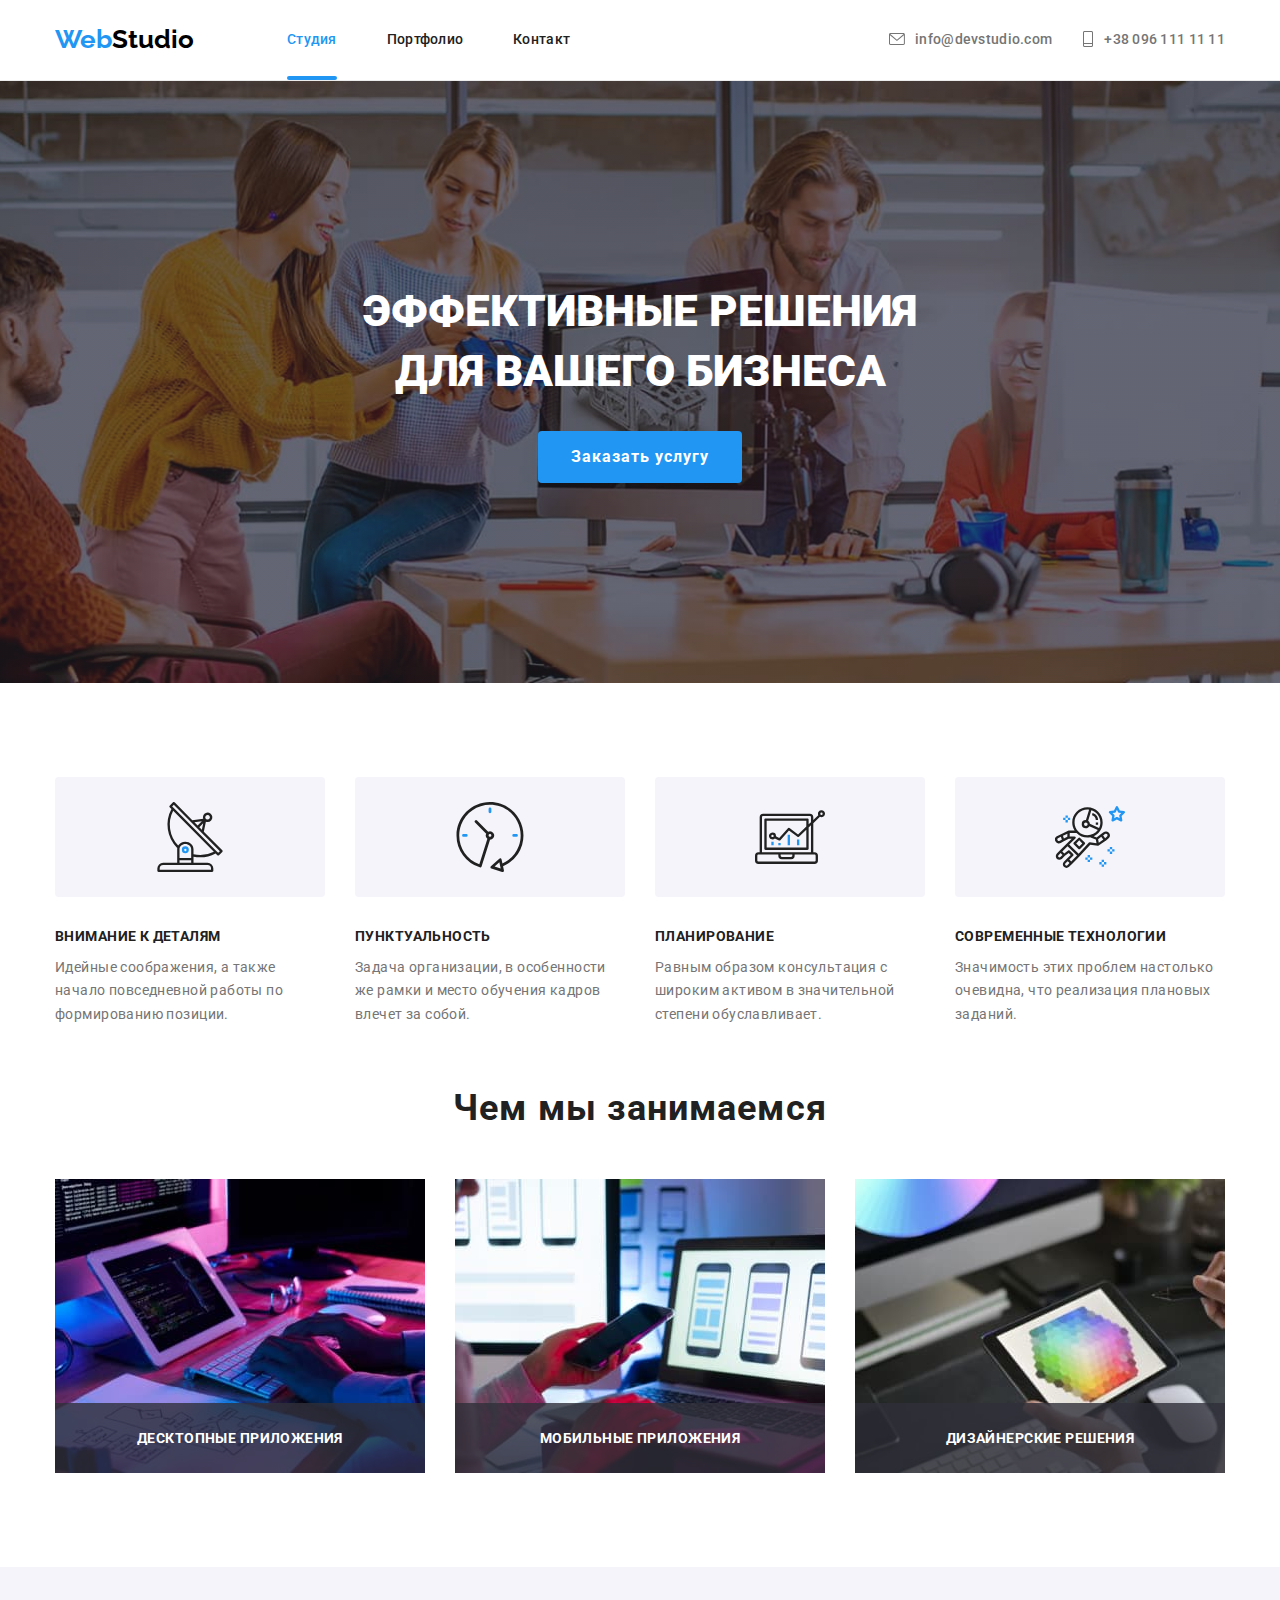
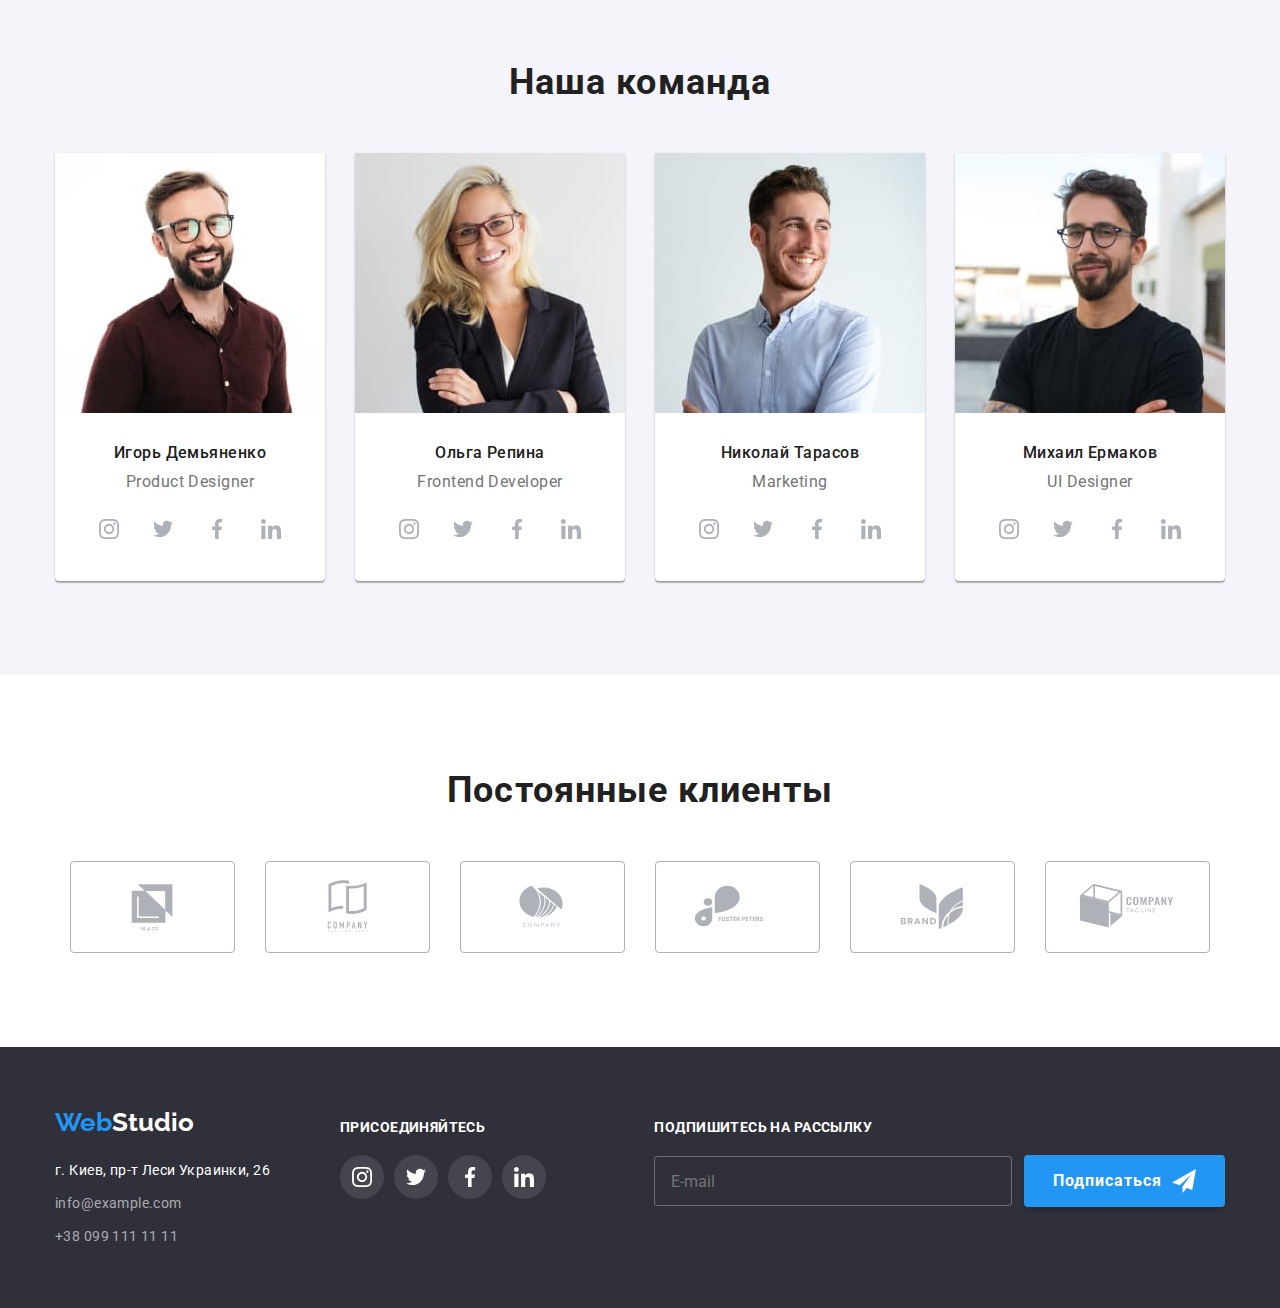
<file: index.html>
<!DOCTYPE html>
<html lang="ru">
  <head>
    <meta charset="UTF-8" />
    <meta http-equiv="X-UA-Compatible" content="IE=edge" />
    <meta name="viewport" content="width=device-width, initial-scale=1.0" />
    <title>Webstudio</title>

    <link rel="preconnect" href="https://fonts.googleapis.com" />
    <link
      href="https://fonts.googleapis.com/css2?family=Raleway:wght@700&family=Roboto:wght@400;500;700;900&display=swap"
      rel="stylesheet"
    />
    <link
      rel="stylesheet"
      href="https://cdnjs.cloudflare.com/ajax/libs/modern-normalize/1.1.0/modern-normalize.min.css"
    />
    <link rel="preconnect" href="https://fonts.gstatic.com" crossorigin />
    <!-- <link rel="stylesheet" href="./css/styles.css" /> -->
    <link rel="stylesheet" href="./css/main.min.css" />
  </head>

  <body class="body">
    <header class="header">
      <div class="container header__container">
        <a class="logo header__logo" href=""
          >Web<span class="studio">Studio</span></a
        >
        <nav class="navigation">
          <ul class="navigation__list">
            <li class="navigation__item">
              <a href="./index.html" class="navigation__link current">Студия</a>
            </li>
            <li class="navigation__item">
              <a href="./portfolio.html" class="navigation__link">Портфолио</a>
            </li>
            <li class="navigation__item">
              <a href="" class="navigation__link">Контакт</a>
            </li>
          </ul>
        </nav>
        <div class="contacts">
          <a href="mailto:info@devstudio.com" class="contacts__mail"
            ><svg class="contacts__icon" width="16" height="12">
              <use href="./images/icons.svg#icon-envelope"></use>
            </svg>
            info@devstudio.com</a
          >
          <a href="tel:+380961111111" class="contacts__tel"
            ><svg class="contacts__icon" width="12" height="16">
              <use href="./images/icons.svg#icon-smarthone"></use>
            </svg>
            +38 096 111 11 11</a>
        </div>
      
        <button type="button" class="menu-open"menu-open >
          <svg class="menu-icon-open" width="40" height="40">
            <use href="./images/icons.svg#icon-open_navigator"></use>
          </svg>
      </div>
      <div class="mob-menu is-hidden">
        <div class="container">
        <div class="nav-mob-wrap">
           <button type="button" class="mod-close" mod-close>
          <svg class="mod-icon-close" width="40" height="40">
            <use href="./images/icons.svg#icon-close_navigator"></use>
          </svg>
        </button>
<nav class="nav-mob">
          <ul class="mob-nav-list">
            <li class="mob-nav-item">
              <a href="./index.html" class="mob-nav-link">Студия</a>
            </li>
            <li class="mob-nav-item">
              <a href="./portfolio.html" class="mob-nav-link">Портфолио</a>
            </li>
            <li class="mob-nav-item">
              <a href="" class="mob-nav-link">Контакт</a>
            </li>
          </ul>
        </nav>
        </div>
           
        <div class="mob-cont-soc">
<div class="mob-contacts">
          <a href="tel:+380961111111" class="cont-tel">
            +38 096 111 11 11</a>
          <a href="mailto:info@devstudio.com" class="cont-mail"
            >info@devstudio.com</a>
        </div>

        <ul class="menu-soc-mob">
          <li class="bord"><a href="" class="soc-mob ">Instagram</a></li>
          <li class="bord"><a href="" class="soc-mob">Twitter</a></li>
          <li class="bord"><a href="" class="soc-mob">Facebook</a></li>
          <li class="bord"><a href="" class="soc-mob">LinkedIn</a></li>
        </ul>
        </div>
        
        </div>
          </div>
    </header>

    <main class="main">
      <section class="title">
        <div class="container">
          <h1 class="title-item">
            ЭФФЕКТИВНЫЕ РЕШЕНИЯ <br />ДЛЯ ВАШЕГО БИЗНЕСА
          </h1>
          <button type="button" class="title-btn" data-modal-open>
            Заказать услугу
          </button>
        </div>
      </section>

      <section class="description">
        <div class="container">
          <ul class="description-list">
            <li class="description-item icon-antenna">
              <h3 class="description-title">ВНИМАНИЕ К ДЕТАЛЯМ</h3>
              <p class="description-text">
                Идейные соображения, а также начало повседневной работы по
                формированию позиции.
              </p>
            </li>
            <li class="description-item icon-clock">
              <h3 class="description-title">ПУНКТУАЛЬНОСТЬ</h3>
              <p class="description-text">
                Задача организации, в особенности же рамки и место обучения
                кадров влечет за собой.
              </p>
            </li>
            <li class="description-item icon-diagram">
              <h3 class="description-title">ПЛАНИРОВАНИЕ</h3>
              <p class="description-text">
                Равным образом консультация с широким активом в значительной
                степени обуславливает.
              </p>
            </li>
            <li class="description-item icon-astronaut">
              <h3 class="description-title">СОВРЕМЕННЫЕ ТЕХНОЛОГИИ</h3>
              <p class="description-text">
                Значимость этих проблем настолько очевидна, что реализация
                плановых заданий.
              </p>
            </li>
          </ul>
        </div>
      </section>

      <section class="work">
        <div class="container">
          <h2 class="work-title">Чем мы занимаемся</h2>
          <ul class="work-image">
            <li class="work-image-jpg">
              <img
              srcset="./images/box1.jpg 1x, 
              ./images/box1-desk-2x.jpg 2x"
                src="./images/box1.jpg"
                alt="img1"
                width="370"
                height="294"
              />
              <p class="work-text">десктопные приложения</p>
            </li>
            <li class="work-image-jpg">
              <img
              srcset="./images/box2.jpg 1x, 
              ./images/box2-desk-2x.jpg 2x"
                src="./images/box2.jpg"
                alt="img2"
                width="370"
                height="294"
              />
              <p class="work-text">мобильные приложения</p>
            </li>
            <li class="work-image-jpg">
              <img
              srcset="./images/box3.jpg 1x, 
              ./images/box3-desk-2x.jpg 2x"
                src="./images/box3.jpg"
                alt="img3"
                width="370"
                height="294"
              />
              <p class="work-text">дизайнерские решения</p>
            </li>
          </ul>
        </div>
      </section>

      <section class="team">
        <div class="container">
          <h2 class="team-title">Наша команда</h2>
          <ul class="team-list">
            <li class="team-item">

              <picture>
                <source 
                srcset="./images/img1.jpg 1x, 
              ./images/igor-desk-2x.jpg 2x"
              media="(min-width:1200px)"/>
              <source 
                srcset="./images/igor-tab-1x.jpg.jpg 1x, 
              ./images/igor-tab-2x.jpg 2x"
              media="(min-width:768px)"/>
                <source 
                srcset="./images/igor-mob-1x.jpg 1x, 
              ./images/igor-mob-2x.jpg 2x"
              media="(max-width:768px)"/>
              <img
                src="./images/igor-mob-1x.jpg"
                alt="фото Игорь Демьяненко"
              />
              </picture>
              <h3 class="team-name">Игорь Демьяненко</h3>
              <p class="team-work-position" lang="en">Product Designer</p>
              <ul class="socials">
                <li class="socials__item">
                  <a href="" class="socials__link"
                    ><svg class="socials__icon" width="20" height="20">
                      <use href="./images/icons.svg#icon-instagram"></use>
                    </svg>
                  </a>
                </li>
                <li class="socials__item">
                  <a href="" class="socials__link"
                    ><svg class="socials__icon" width="20" height="20">
                      <use href="./images/icons.svg#icon-twitter"></use>
                    </svg>
                  </a>
                </li>
                <li class="socials__item">
                  <a href="" class="socials__link"
                    ><svg class="socials__icon" width="20" height="20">
                      <use href="./images/icons.svg#icon-facebook"></use>
                    </svg>
                  </a>
                </li>
                <li class="socials__item">
                  <a href="" class="socials__link"
                    ><svg class="socials__icon" width="20" height="20">
                      <use href="./images/icons.svg#icon-linkedin"></use>
                    </svg>
                  </a>
                </li>
              </ul>
            </li>
            <li class="team-item">
              <picture>
                <source 
                srcset="./images/img2.jpg 1x, 
              ./images/olga-desk-2x.jpg 2x"
              media="(min-width:1200px)"/>
              <source 
                srcset="./images/olga-tab-1x.jpg 1x, 
              ./images/olga-tab-2x.jpg 2x"
              media="(min-width:768px)"/>
                <source 
                srcset="./images/olga-mob-1x.jpg 1x, 
              ./images/olga-mob-2x.jpg 2x"
              media="(max-width:768px)"/>
              <img
                src="./images/olga-mob-1x.jpg"
                alt="фото Ольга Репина"
              />
              </picture>

              <h3 class="team-name">Ольга Репина</h3>
              <p class="team-work-position" lang="en">Frontend Developer</p>
              <ul class="socials">
                <li class="socials__item">
                  <a href="" class="socials__link"
                    ><svg class="socials__icon" width="20" height="20">
                      <use href="./images/icons.svg#icon-instagram"></use>
                    </svg>
                  </a>
                </li>
                <li class="socials__item">
                  <a href="" class="socials__link"
                    ><svg class="socials__icon" width="20" height="20">
                      <use href="./images/icons.svg#icon-twitter"></use>
                    </svg>
                  </a>
                </li>
                <li class="socials__item">
                  <a href="" class="socials__link"
                    ><svg class="socials__icon" width="20" height="20">
                      <use href="./images/icons.svg#icon-facebook"></use>
                    </svg>
                  </a>
                </li>
                <li class="socials__item">
                  <a href="" class="socials__link"
                    ><svg class="socials__icon" width="20" height="20">
                      <use href="./images/icons.svg#icon-linkedin"></use>
                    </svg>
                  </a>
                </li>
              </ul>
            </li>
            <li class="team-item">
              <picture>
                <source 
                srcset="./images/img3.jpg 1x, 
              ./images/mikola-desk-2x.jpg 2x"
              media="(min-width:1200px)"/>
              <source 
                srcset="./images/mikola-tab-1x.jpg 1x, 
              ./images/mikola-tab-2x.jpg 2x"
              media="(min-width:768px)"/>
                <source 
                srcset="./images/mikola-mob-1x.jpg 1x, 
              ./images/mikola-mob-2x.jpg 2x"
              media="(max-width:768px)"/>
              <img
                src="./images/mikola-mob-1x.jpg"
                alt="фото Николай Тарасов"
              />
              </picture>
              
              <h3 class="team-name">Николай Тарасов</h3>
              <p class="team-work-position" lang="en">Marketing</p>
              <ul class="socials">
                <li class="socials__item">
                  <a href="" class="socials__link"
                    ><svg class="socials__icon" width="20" height="20">
                      <use href="./images/icons.svg#icon-instagram"></use>
                    </svg>
                  </a>
                </li>
                <li class="socials__item">
                  <a href="" class="socials__link"
                    ><svg class="socials__icon" width="20" height="20">
                      <use href="./images/icons.svg#icon-twitter"></use>
                    </svg>
                  </a>
                </li>
                <li class="socials__item">
                  <a href="" class="socials__link"
                    ><svg class="socials__icon" width="20" height="20">
                      <use href="./images/icons.svg#icon-facebook"></use>
                    </svg>
                  </a>
                </li>
                <li class="socials__item">
                  <a href="" class="socials__link"
                    ><svg class="socials__icon" width="20" height="20">
                      <use href="./images/icons.svg#icon-linkedin"></use>
                    </svg>
                  </a>
                </li>
              </ul>
            </li>
            <li class="team-item">
              <picture>
                <source 
                srcset="./images/img4.jpg 1x, 
              ./images/mixail-desk-2x.jpg 2x"
              media="(min-width:1200px)"/>
              <source 
                srcset="./images/mixail-tab-1x.jpg 1x, 
              ./images/mixail-tab-2x.jpg 2x"
              media="(min-width:768px)"/>
                <source 
                srcset="./images/mixail-mob-1x.jpg 1x, 
              ./images/mixail-mob-2x.jpg 2x"
              media="(max-width:768px)"/>
              <img
                src="./images/mixail-mob-1x.jpg"
                alt="фото Михаил Ермаков"
              />
              </picture>
              <h3 class="team-name">Михаил Ермаков</h3>
              <p class="team-work-position" lang="en">UI Designer</p>
              <ul class="socials">
                <li class="socials__item">
                  <a href="" class="socials__link"
                    ><svg class="socials__icon" width="20" height="20">
                      <use href="./images/icons.svg#icon-instagram"></use>
                    </svg>
                  </a>
                </li>
                <li class="socials__item">
                  <a href="" class="socials__link"
                    ><svg class="socials__icon" width="20" height="20">
                      <use href="./images/icons.svg#icon-twitter"></use>
                    </svg>
                  </a>
                </li>
                <li class="socials__item">
                  <a href="" class="socials__link"
                    ><svg class="socials__icon" width="20" height="20">
                      <use href="./images/icons.svg#icon-facebook"></use>
                    </svg>
                  </a>
                </li>
                <li class="socials__item">
                  <a href="" class="socials__link"
                    ><svg class="socials__icon" width="20" height="20">
                      <use href="./images/icons.svg#icon-linkedin"></use>
                    </svg>
                  </a>
                </li>
              </ul>
            </li>
          </ul>
        </div>
      </section>

      <section class="clients">
        <div class="container">
          <h2 class="clients-titel">Постоянные клиенты</h2>
          <ul class="clients-list">
            <li class="clients-log-item">
              <a href="" class="clients-icon-link"
                ><svg class="clients-icon-log" width="106" height="60">
                  <use href="./images/icons.svg#icon-Logo"></use>
                </svg>
              </a>
            </li>
            <li class="clients-log-item">
              <a href="" class="clients-icon-link"
                ><svg class="clients-icon-log" width="106" height="60">
                  <use href="./images/icons.svg#icon-Logo-1"></use>
                </svg>
              </a>
            </li>
            <li class="clients-log-item">
              <a href="" class="clients-icon-link"
                ><svg class="clients-icon-log" width="106" height="60">
                  <use href="./images/icons.svg#icon-Logo-2"></use>
                </svg>
              </a>
            </li>
            <li class="clients-log-item">
              <a href="" class="clients-icon-link"
                ><svg class="clients-icon-log" width="106" height="60">
                  <use href="./images/icons.svg#icon-Logo-5"></use>
                </svg>
              </a>
            </li>
            <li class="clients-log-item">
              <a href="" class="clients-icon-link"
                ><svg class="clients-icon-log" width="106" height="60">
                  <use href="./images/icons.svg#icon-Logo-3"></use>
                </svg>
              </a>
            </li>
            <li class="clients-log-item">
              <a href="" class="clients-icon-link"
                ><svg class="clients-icon-log" width="106" height="60">
                  <use href="./images/icons.svg#icon-Logo-4"></use>
                </svg>
              </a>
            </li>
          </ul>
        </div>
      </section>
    </main>
    <!-- FOOTER -->
    <footer class="ftr">
      <div class="container footer">
        <ul class="footer-list">
          <li class="address-wrap">
            <div class="address">
              <a class="logo" href=""
                >Web<span class="logo__studio">Studio</span></a
              >
              <address class="address__contacts">
                г. Киев, пр-т Леси Украинки, 26
                <ul class="address__list">
                  <li class="mail">
                    <a href="mailto:info@example.com" class="address__mail"
                      >info@example.com</a
                    >
                  </li>
                  <li class="tel">
                    <a href="tel:+380991111111" class="address__tel"
                      >+38 099 111 11 11</a
                    >
                  </li>
                </ul>
              </address>
            </div>
          </li>
          <!-- footer-links -->
          <li class="accession-wrap">
            <div class="footer-links">
              <ul class="accession">
                <li class="accession__item">
                  <h3 class="accession__text">присоединяйтесь</h3>
                  <ul class="networks">
                    <li class="networks__item">
                      <a href="" class="networks__link"
                        ><svg class="networks__icon" width="20" height="20">
                          <use href="./images/icons.svg#icon-instagram"></use>
                        </svg>
                      </a>
                    </li>
                    <li class="networks__item">
                      <a href="" class="networks__link"
                        ><svg class="networks__icon" width="20" height="20">
                          <use href="./images/icons.svg#icon-twitter"></use>
                        </svg>
                      </a>
                    </li>
                    <li class="networks__item">
                      <a href="" class="networks__link"
                        ><svg class="networks__icon" width="20" height="20">
                          <use href="./images/icons.svg#icon-facebook"></use>
                        </svg>
                      </a>
                    </li>
                    <li class="networks__item">
                      <a href="" class="networks__link"
                        ><svg class="networks__icon" width="20" height="20">
                          <use href="./images/icons.svg#icon-linkedin"></use>
                        </svg>
                      </a>
                    </li>
                  </ul>
                </li>
              </ul>
            </div>
          </li>
        </ul>

        <!-- footer-subscription -->
        <div class="subscription ftr-subscription">
          <label for="mail" class="subscription__text"
            >подпишитесь на рассылку</label
          >
          <div class="subscription__wrap">
            <input
              class="subscription__input"
              type="email"
              name="user-email"
              placeholder="E-mail"
              id="mail"
            />
            <button type="submit" class="subscription__push">
              Подписаться<svg class="subscription__icon" width="24" height="24">
                <use href="./images/icons.svg#icon-send"></use>
              </svg>
            </button>
          </div>
        </div>
      </div>
    </footer>
    <!-- modal -->
    <div class="backdrop is-hidden" data-modal>
      <div class="modal">
        <button type="button" class="modal__button__close" data-modal-close>
          <svg class="modal__icon__close" width="18" height="18">
            <use href="./images/icons.svg#icon-close-black"></use>
          </svg>
        </button>
        <p class="modal__titel">Оставьте свои данные, мы вам перезвоним</p>
        <form class="modal__form">
          <div>
            <label for="user-name" class="modal__label">Имя</label>
            <div class="modal__input__svg">
              <input
                class="modal__input"
                type="text"
                name="user-name"
                id="user-name"
                required
              />
              <svg class="modal__icon" width="18" height="18">
                <use href="./images/icons.svg#icon-person-black"></use>
              </svg>
            </div>
          </div>

          <div>
            <label for="user-tel" class="modal__label">Телефон</label>
            <div class="modal__input__svg">
              <input
                class="modal__input"
                type="tel"
                name="user-tel"
                id="user-tel"
                required
              />
              <svg class="modal__icon" width="18" height="18">
                <use href="./images/icons.svg#icon-phone-black"></use>
              </svg>
            </div>
          </div>

          <div>
            <label for="user-email" class="modal__label">Почта</label>
            <div class="modal__input__svg">
              <input
                class="modal__input"
                type="email"
                name="user-email"
                id="user-email"
              />
              <svg class="modal__icon" width="18" height="18">
                <use href="./images/icons.svg#icon-email-black"></use>
              </svg>
            </div>
          </div>

          <div>
            <label for="user-comment" class="modal__label">Комментарий</label>
            <textarea
              name="user-comment"
              id="user-comment"
              class="modal__text"
              placeholder="Введите текст"
            ></textarea>
          </div>

          <div class="check check-wrap">
            <input
              type="checkbox"
              name="terms"
              id="terms"
              class="check__input visually-hidden"
              value="true"
            />
            <label for="terms" class="check__text"
              ><span class="check__place"
                ><svg class="check__icon" width="13" height="10">
                  <use href="./images/icons.svg#icon-Vector"></use>
                </svg>
              </span>
              <div class="wrap-text-mod">
                <p class="chk-text">Соглашаюсь с рассылкой и принимаю</p>
                <a href="" class="check__link">Условия договора</a>
              </div>
            </label>
          </div>

          <button type="submit" class="modal__push">Отправить</button>
        </form>
      </div>
    </div>
    <script src="./js/modal.js"></script>
    <script src="./js/menu.js"></script>
  </body>
</html>
</file>
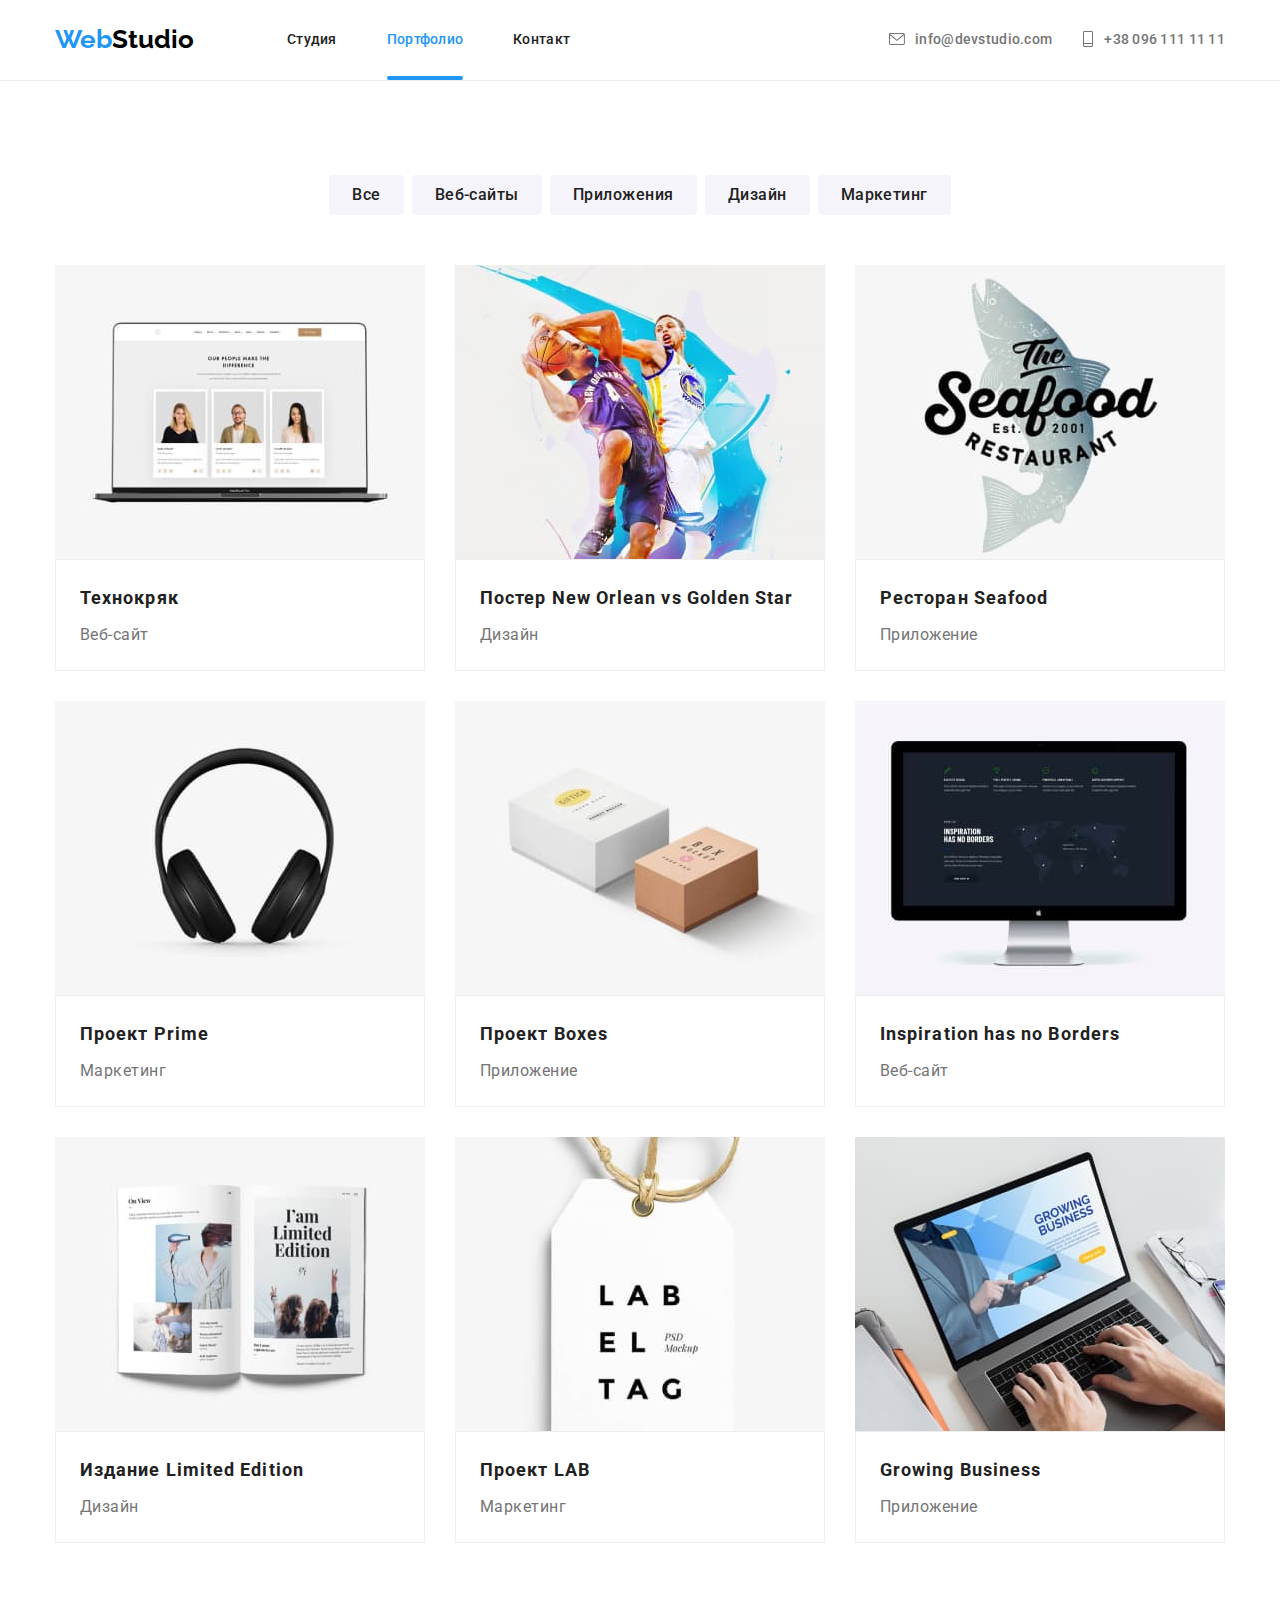
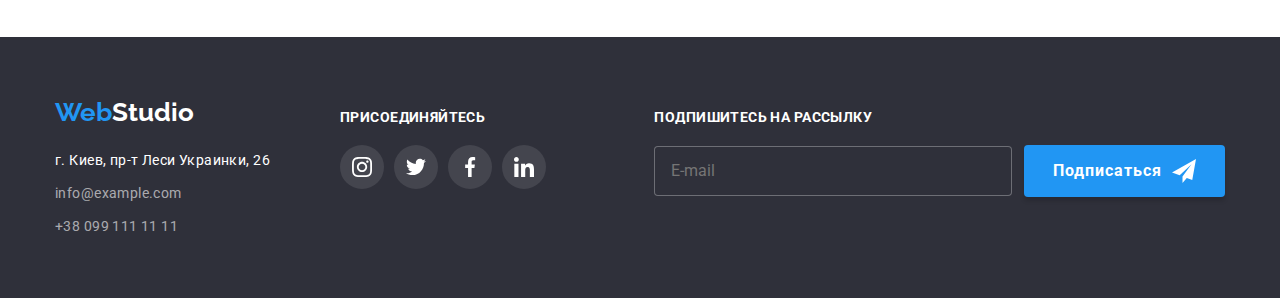
<file: portfolio.html>
<!DOCTYPE html>
<html lang="ru">

<head>
  <meta charset="UTF-8" />
  <meta http-equiv="X-UA-Compatible" content="IE=edge" />
  <meta name="viewport" content="width=device-width, initial-scale=1.0" />
  <title>Webstudio</title>
  <link rel="preconnect" href="https://fonts.googleapis.com" />
  <link rel="preconnect" href="https://fonts.gstatic.com" crossorigin />
  <link href="https://fonts.googleapis.com/css2?family=Raleway:wght@700&family=Roboto:wght@400;500;700;900&display=swap"
    rel="stylesheet" />
  <link rel="stylesheet"
    href="https://cdnjs.cloudflare.com/ajax/libs/modern-normalize/1.1.0/modern-normalize.min.css" />
  <!-- <link rel="stylesheet" href="./css/styles.css"> -->
  <link rel="stylesheet" href="./css/main.min.css" />
</head>

<body class="body">
  <header class="header">
    <div class="container header__container">
      <a class="logo header__logo" href="">Web<span class="studio">Studio</span></a>
      <nav class="navigation">
        <ul class="navigation__list">
          <li class="navigation__item">
            <a href="./index.html" class="navigation__link">Студия</a>
          </li>
          <li class="navigation__item">
            <a href="./portfolio.html" class="navigation__link current">Портфолио</a>
          </li>
          <li class="navigation__item">
            <a href="" class="navigation__link">Контакт</a>
          </li>
        </ul>
      </nav>
      <div class="contacts">
        <a href="mailto:info@devstudio.com" class="contacts__mail"><svg class="contacts__icon" width="16" height="12">
            <use href="./images/icons.svg#icon-envelope"></use>
          </svg>info@devstudio.com</a>
        <a href="tel:+380961111111" class="contacts__tel"><svg class="contacts__icon" width="12" height="16">
            <use href="./images/icons.svg#icon-smarthone"></use>
          </svg>+38 096 111 11 11</a>
      </div>
      <!-- 11111 -->
    <button type="button" class="menu-open" menu-open>
      <svg class="menu-icon-open" width="40" height="40">
        <use href="./images/icons.svg#icon-open_navigator"></use>
      </svg>
    </div>
      <div class="mob-menu is-hidden">
        <div class="container">
          <div class="nav-mob-wrap">
            <button type="button" class="mod-close" mod-close>
              <svg class="mod-icon-close" width="40" height="40">
                <use href="./images/icons.svg#icon-close_navigator"></use>
              </svg>
            </button>
            <nav class="nav-mob">
              <ul class="mob-nav-list">
                <li class="mob-nav-item">
                  <a href="./index.html" class="mob-nav-link">Студия</a>
                </li>
                <li class="mob-nav-item">
                  <a href="./portfolio.html" class="mob-nav-link">Портфолио</a>
                </li>
                <li class="mob-nav-item">
                  <a href="" class="mob-nav-link">Контакт</a>
                </li>
              </ul>
            </nav>
          </div>

          <div class="mob-cont-soc">
            <div class="mob-contacts">
              <a href="tel:+380961111111" class="cont-tel">
                +38 096 111 11 11</a>
              <a href="mailto:info@devstudio.com" class="cont-mail">info@devstudio.com</a>
            </div>

            <ul class="menu-soc-mob">
              <li class="bord"><a href="" class="soc-mob ">Instagram</a></li>
              <li class="bord"><a href="" class="soc-mob">Twitter</a></li>
              <li class="bord"><a href="" class="soc-mob">Facebook</a></li>
              <li class="bord"><a href="" class="soc-mob">LinkedIn</a></li>
            </ul>
          </div>

        </div>
      </div>
  </header>

  <main class="main">
    <section class="main-content">
      <div class="container">
        <ul class="filter">
          <li><button class="filter-button" type="button">Все</button></li>
          <li>
            <button class="filter-button" type="button">Веб-сайты</button>
          </li>
          <li>
            <button class="filter-button" type="button">Приложения</button>
          </li>
          <li><button class="filter-button" type="button">Дизайн</button></li>
          <li>
            <button class="filter-button" type="button">Маркетинг</button>
          </li>
        </ul>

        <ul class="blocks">
          <li class="block-list" a href="">
            <div class="block-list-wrap">
               <picture>
                <source 
                srcset="./images/pr1.jpg 1x, 
              ./images/pr1-desk-2x.jpg 2x"
              media="(min-width:1200px)"/>
              <source 
                srcset="./images/pr1-tab-1x.jpg 1x, 
              ./images/pr1-tab-2x.jpg 2x"
              media="(min-width:768px)"/>
                <source 
                srcset="./images/pr1-mob-1x.jpg 1x, 
              ./images/pr1-mob-2x.jpg 2x"
              media="(max-width:768px)"/>
              <img src="./images/pr1-mob-1x.jpg" alt="фото pr1" />
              </picture>
              
              <p class="block-top-text">
                Ресурс предлагает комплексные предложения с разным уровнем
                функционала и сервисов. Все это позволит посетителю получить
                исчерпывающие сведения о компании или частном лице.
              </p>
            </div>

            <div class="block-text">
              <h2 class="block-name">Технокряк</h2>
              <p class="block-group">Веб-сайт</p>
            </div>
          </li>
          <li class="block-list" a href="">
            <div class="block-list-wrap">
              <picture>
                <source 
                srcset="./images/pr2.jpg 1x, 
              ./images/pr2-desk-2x.jpg 2x"
              media="(min-width:1200px)"/>
              <source 
                srcset="./images/pr2-tab-1x.jpg 1x, 
              ./images/pr2-tab-2x.jpg 2x"
              media="(min-width:768px)"/>
                <source 
                srcset="./images/pr2-mob-1x.jpg 1x, 
              ./images/pr2-mob-2x.jpg 2x"
              media="(max-width:768px)"/>
              <img src="./images/pr2-mob-1x.jpg" alt="фото pr2" />
              </picture>
              <p class="block-top-text">
                Ресурс предлагает комплексные предложения с разным уровнем
                функционала и сервисов. Все это позволит посетителю получить
                исчерпывающие сведения о компании или частном лице.
              </p>
            </div>
            <div class="block-text">
              <h2 class="block-name">Постер New Orlean vs Golden Star</h2>
              <p class="block-group">Дизайн</p>
            </div>
          </li>
          <li class="block-list" a href="">
            <div class="block-list-wrap">
              <picture>
                <source 
                srcset="./images/pr3.jpg 1x, 
              ./images/pr3-desk-2x.jpg 2x"
              media="(min-width:1200px)"/>
              <source 
                srcset="./images/pr3-tab-1x.jpg 1x, 
              ./images/pr3-tab-2x.jpg 2x"
              media="(min-width:768px)"/>
                <source 
                srcset="./images/pr3-mob-1x.jpg 1x, 
              ./images/pr3-mob-2x.jpg 2x"
              media="(max-width:768px)"/>
              <img src="./images/pr3-mob-1x.jpg" alt="фото pr3" />
              </picture>
              <p class="block-top-text">
                Ресурс предлагает комплексные предложения с разным уровнем
                функционала и сервисов. Все это позволит посетителю получить
                исчерпывающие сведения о компании или частном лице.
              </p>
            </div>
            <div class="block-text">
              <h2 class="block-name">Ресторан Seafood</h2>
              <p class="block-group">Приложение</p>
            </div>
          </li>
          <li class="block-list" a href="">
            <div class="block-list-wrap">
              <picture>
                <source 
                srcset="./images/pr4.jpg 1x, 
              ./images/pr4-desk-2x.jpg 2x"
              media="(min-width:1200px)"/>
              <source 
                srcset="./images/pr4-tab-1x.jpg 1x, 
              ./images/pr4-tab-2x.jpg 2x"
              media="(min-width:768px)"/>
                <source 
                srcset="./images/pr4-mob-1x.jpg 1x, 
              ./images/pr4-mob-2x.jpg 2x"
              media="(max-width:768px)"/>
              <img src="./images/pr4-mob-1x.jpg" alt="фото pr4" />
              </picture>
              <p class="block-top-text">
                Ресурс предлагает комплексные предложения с разным уровнем
                функционала и сервисов. Все это позволит посетителю получить
                исчерпывающие сведения о компании или частном лице.
              </p>
            </div>
            <div class="block-text">
              <h2 class="block-name">Проект Prime</h2>
              <p class="block-group">Маркетинг</p>
            </div>
          </li>
          <li class="block-list" a href="">
            <div class="block-list-wrap">
              <picture>
                <source 
                srcset="./images/pr5.jpg 1x, 
              ./images/pr5-desk-2x.jpg 2x"
              media="(min-width:1200px)"/>
              <source 
                srcset="./images/pr5-tab-1x.jpg 1x, 
              ./images/pr5-tab-2x.jpg 2x"
              media="(min-width:768px)"/>
                <source 
                srcset="./images/pr5-mob-1x.jpg 1x, 
              ./images/pr5-mob-2x.jpg 2x"
              media="(max-width:768px)"/>
              <img src="./images/pr5-mob-1x.jpg" alt="фото pr5" />
              </picture>
              <p class="block-top-text">
                Ресурс предлагает комплексные предложения с разным уровнем
                функционала и сервисов. Все это позволит посетителю получить
                исчерпывающие сведения о компании или частном лице.
              </p>
            </div>
            <div class="block-text">
              <h2 class="block-name">Проект Boxes</h2>
              <p class="block-group">Приложение</p>
            </div>
          </li>
          <li class="block-list" a href="">
            <div class="block-list-wrap">
              <picture>
                <source 
                srcset="./images/pr6.jpg 1x, 
              ./images/pr6-desk-2x.jpg 2x"
              media="(min-width:1200px)"/>
              <source 
                srcset="./images/pr6-tab-1x.jpg 1x, 
              ./images/pr6-tab-2x.jpg 2x"
              media="(min-width:768px)"/>
                <source 
                srcset="./images/pr6-mob-1x.jpg 1x, 
              ./images/pr6-mob-2x.jpg 2x"
              media="(max-width:768px)"/>
              <img src="./images/pr6-mob-1x.jpg" alt="фото pr6" />
              </picture>
              <p class="block-top-text">
                Ресурс предлагает комплексные предложения с разным уровнем
                функционала и сервисов. Все это позволит посетителю получить
                исчерпывающие сведения о компании или частном лице.
              </p>
            </div>
            <div class="block-text">
              <h2 class="block-name">Inspiration has no Borders</h2>
              <p class="block-group">Веб-сайт</p>
            </div>
          </li>
          <li class="block-list" a href="">
            <div class="block-list-wrap">
              <picture>
                <source 
                srcset="./images/pr7.jpg 1x, 
              ./images/pr7-desk-2x.jpg 2x"
              media="(min-width:1200px)"/>
              <source 
                srcset="./images/pr7-tab-1x.jpg 1x, 
              ./images/pr7-tab-2x.jpg 2x"
              media="(min-width:768px)"/>
                <source 
                srcset="./images/pr7-mob-1x.jpg 1x, 
              ./images/pr7-mob-2x.jpg 2x"
              media="(max-width:768px)"/>
              <img src="./images/pr7-mob-1x.jpg" alt="фото pr7" />
              </picture>
              <p class="block-top-text">
                Ресурс предлагает комплексные предложения с разным уровнем
                функционала и сервисов. Все это позволит посетителю получить
                исчерпывающие сведения о компании или частном лице.
              </p>
            </div>
            <div class="block-text">
              <h2 class="block-name">Издание Limited Edition</h2>
              <p class="block-group">Дизайн</p>
            </div>
          </li>
          <li class="block-list" a href="">
            <div class="block-list-wrap">
              <picture>
                <source 
                srcset="./images/pr8.jpg 1x, 
              ./images/pr8-desk-2x.jpg 2x"
              media="(min-width:1200px)"/>
              <source 
                srcset="./images/pr8-tab-1x.jpg 1x, 
              ./images/pr8-tab-2x.jpg 2x"
              media="(min-width:768px)"/>
                <source 
                srcset="./images/pr8-mob-1x.jpg 1x, 
              ./images/pr8-mob-2x.jpg 2x"
              media="(max-width:768px)"/>
              <img src="./images/pr8-mob-1x.jpg" alt="фото pr8" />
              </picture>
              <p class="block-top-text">
                Ресурс предлагает комплексные предложения с разным уровнем
                функционала и сервисов. Все это позволит посетителю получить
                исчерпывающие сведения о компании или частном лице.
              </p>
            </div>
            <div class="block-text">
              <h2 class="block-name">Проект LAB</h2>
              <p class="block-group">Маркетинг</p>
            </div>
          </li>
          <li class="block-list" a href="">
            <div class="block-list-wrap">
              <picture>
                <source 
                srcset="./images/pr9.jpg 1x, 
              ./images/pr9-desk-2x.jpg 2x"
              media="(min-width:1200px)"/>
              <source 
                srcset="./images/pr9-tab-1x.jpg 1x, 
              ./images/pr9-tab-2x.jpg 2x"
              media="(min-width:768px)"/>
                <source 
                srcset="./images/pr9-mob-1x.jpg 1x, 
              ./images/pr9-mob-2x.jpg 2x"
              media="(max-width:768px)"/>
              <img src="./images/pr9-mob-1x.jpg" alt="фото pr9" />
              </picture>
              <p class="block-top-text">
                Ресурс предлагает комплексные предложения с разным уровнем
                функционала и сервисов. Все это позволит посетителю получить
                исчерпывающие сведения о компании или частном лице.
              </p>
            </div>
            <div class="block-text">
              <h2 class="block-name">Growing Business</h2>
              <p class="block-group">Приложение</p>
            </div>
          </li>
        </ul>
      </div>
    </section>
  </main>

  <!-- FOOTER -->
  <footer class="ftr">
    <div class="container footer">
      <ul class="footer-list">
        <li class="address-wrap">
          <div class="address">
            <a class="logo" href="">Web<span class="logo__studio">Studio</span></a>
            <address class="address__contacts">
              г. Киев, пр-т Леси Украинки, 26
              <ul class="address__list">
                <li class="mail">
                  <a href="mailto:info@example.com" class="address__mail">info@example.com</a>
                </li>
                <li class="tel">
                  <a href="tel:+380991111111" class="address__tel">+38 099 111 11 11</a>
                </li>
              </ul>
            </address>
          </div>
        </li>
        <li class="accession-wrap">
          <div class="footer-links">
            <ul class="accession">
              <li>
                <h3 class="accession__text">присоединяйтесь</h3>
                <ul class="networks">
                  <li class="networks__item">
                    <a href="" class="networks__link"><svg class="networks__icon" width="20" height="20">
                        <use href="./images/icons.svg#icon-instagram"></use>
                      </svg>
                    </a>
                  </li>
                  <li class="networks__item">
                    <a href="" class="networks__link"><svg class="networks__icon" width="20" height="20">
                        <use href="./images/icons.svg#icon-twitter"></use>
                      </svg>
                    </a>
                  </li>
                  <li class="networks__item">
                    <a href="" class="networks__link"><svg class="networks__icon" width="20" height="20">
                        <use href="./images/icons.svg#icon-facebook"></use>
                      </svg>
                    </a>
                  </li>
                  <li class="networks__item">
                    <a href="" class="networks__link"><svg class="networks__icon" width="20" height="20">
                        <use href="./images/icons.svg#icon-linkedin"></use>
                      </svg>
                    </a>
                  </li>
                </ul>
              </li>
            </ul>
          </div>
        </li>
      </ul>

      <!-- footer-subscription -->
      <div class="subscription ftr-subscription">
        <label for="mail" class="subscription__text">подпишитесь на рассылку</label>
        <div class="subscription__wrap">
          <input class="subscription__input" type="email" name="user-email" placeholder="E-mail" id="mail" />
          <button type="submit" class="subscription__push">
            Подписаться<svg class="subscription__icon" width="24" height="24">
              <use href="./images/icons.svg#icon-send"></use>
            </svg>
          </button>
        </div>
      </div>
    </div>
  </footer>
  <script src="./js/menu.js"></script>
</body>
</html>
</file>
<file: css/styles.css>
html {
  box-sizing: border-box;
}

*,
*::before,
*::after {
  box-sizing: inherit;
}

:root {
  --title-color: #212121;
  --text-color: #757575;
  --accent-color: #2196f3;
  --main-backgroud: #e5e5e5;
}

p,
h1,
h2,
h3,
h4,
h5,
h6 {
  margin: 0;
}

ul,
ol {
  margin: 0;
  padding-left: 0;
}
.visually-hidden {
  position: absolute;
  width: 1px;
  height: 1px;
  margin: -1px;
  border: 0;
  padding: 0;
  white-space: nowrap;
  clip-path: inset(100%);
  clip: rect(0 0 0 0);
  overflow: hidden;
}

.container {
  width: 100%;
  max-width: 1200px;
  padding-left: 15px;
  padding-right: 15px;
  margin-left: auto;
  margin-right: auto;
}

button {
  border: 1px solid transparent;
}

img {
  display: block;
}

body {
  font-family: "Roboto", "Open Sans", sans-serif;
  color: #212121;
}

/*-----------header----------- */
.header {
  padding-top: 24px;
  padding-bottom: 25px;
  border-bottom: 1px solid #ececec;
}

ul {
  list-style: none;
}

.header-link,
.header-mail,
.header-tel {
  text-decoration: none;
}

.logo {
  font-family: "Raleway";
  text-decoration: none;
  font-weight: 700;
  font-size: 26px;
  line-height: 31px;
  color: #2196f3;
}

.studio {
  color: #000000;
}

.header-list .header-link.current {
  color: #2196f3;
}
.current {
  position: relative;
}
.current::after {
  position: absolute;
  content: "";
  width: 100%;
  height: 4px;
  background: #2196f3;
  border-radius: 2px;
  left: 0;
  bottom: -33px;
}

.header-link {
  font-family: "Roboto";
  font-weight: 500;
  font-size: 14px;
  line-height: 1.33;
  letter-spacing: 0.02em;
  color: var(--title-color);
  transition: color 250ms cubic-bezier(0.4, 0, 0.2, 1);
}

.header-link:hover,
.header-link:focus {
  color: var(--accent-color);
}

.header-mail,
.header-tel {
  font-weight: 500;
  font-size: 14px;
  line-height: 1.33;
  letter-spacing: 0.02em;
  color: var(--text-color);
  align-items: center;
  transition: color 250ms cubic-bezier(0.4, 0, 0.2, 1);
}

.header > .container {
  display: flex;
  align-items: center;
}

.header-list {
  display: flex;
}

.header-item:not(:last-child) {
  margin-right: 50px;
}

.header-logo {
  margin-right: 93px;
}

.header-contacts {
  margin-left: auto;
  display: flex;
  align-items: center;
  gap: 50px;
}

.header-mail:hover,
.header-mail:focus {
  color: var(--accent-color);
}

.header-tel:hover,
.header-tel:focus {
  color: var(--accent-color);
}

.header-icon-nav {
  margin-right: 10px;
  fill: currentColor;
}

/*-----------MAIN-titel-----------*/

.title {
  background-color: #2f303a;
  padding-top: 200px;
  padding-bottom: 200px;
  text-align: center;
  background-image: linear-gradient(
      rgba(47, 48, 58, 0.4),
      rgba(47, 48, 58, 0.4)
    ),
    url(../images/Img_main.jpg);
  background-repeat: no-repeat;
  background-position: center;
  background-size: cover;
  max-width: 1600px;
  margin: 0 auto;
}

.title-item {
  font-family: "Roboto";
  font-weight: 900;
  font-size: 44px;
  line-height: calc(60 / 44);

  color: #ffffff;
}

.title-btn {
  border-radius: 4px;
  padding: 10px 32px;
  font-family: "Roboto";
  font-weight: 700;
  font-size: 16px;
  line-height: 1.87;
  letter-spacing: 0.06em;
  background-color: var(--accent-color);
  color: #ffffff;
  display: block;
  min-width: 200px;
  margin: 30px auto 0;
}

.description {
  padding-top: 94px;
}

.description-list {
  display: flex;
  gap: 30px;
}

.description-item {
  width: 270px;
}

.description-title {
  font-size: 14px;
  line-height: 1.33;
  letter-spacing: 0.03em;
  margin-bottom: 10px;
  color: var(--title-color);
}

.description-text {
  font-size: 14px;
  line-height: 1.71;
  letter-spacing: 0.03em;
  color: var(--text-color);
}
/* ----work---- */
.work-image-jpg {
  position: relative;
}
.work-text {
  position: absolute;
  bottom: 0;
  left: 0;
  display: flex;
  width: 100%;
  height: 70px;
  font-weight: 700;
  font-size: 14px;
  line-height: calc(16 / 14);
  letter-spacing: 0.03em;
  text-transform: uppercase;
  justify-content: center;
  align-items: center;
  color: #ffffff;
  background: rgba(47, 48, 58, 0.8);
}
.work {
  padding-top: 94px;
  padding-bottom: 94px;
}

.work-title {
  font-size: 36px;
  line-height: 1.17;
  letter-spacing: 0.03em;
  color: var(--title-color);
  margin-bottom: 50px;
  text-align: center;
}

.work-image {
  display: flex;
  gap: 30px;
}

.description-item::before {
  content: "";
  display: block;
  height: 120px;
  margin-bottom: 30px;
  background: #f5f4fa;
  border-radius: 4px;

  background-repeat: no-repeat;
  background-position: center;
}

.icon-antenna::before {
  background-image: url(../images/antenna.svg);
}

.icon-clock::before {
  background-image: url(../images/clock.svg);
}

.icon-diagram::before {
  background-image: url(../images/diagram.svg);
}

.icon-astronaut::before {
  background-image: url(../images/astronaut.svg);
}

/*-----------Team-----------*/

.team {
  background: #f5f4fa;
  padding-top: 94px;
  padding-bottom: 94px;
}

.team-title {
  font-size: 36px;
  line-height: calc(42 / 36);
  letter-spacing: 0.03em;
  color: var(--title-color);
  margin-bottom: 50px;
  text-align: center;
}

.team-list {
  display: flex;
  gap: 30px;
}

.team-item {
  padding-bottom: 30px;
  box-shadow: 0px 1px 3px rgba(0, 0, 0, 0.12), 0px 1px 1px rgba(0, 0, 0, 0.14),
    0px 2px 1px rgba(0, 0, 0, 0.2);
  border-radius: 0px 0px 4px 4px;
  background-color: #ffffff;
}

.team-name {
  font-weight: 500;
  font-size: 16px;
  line-height: calc(19 / 16);
  letter-spacing: 0.03em;
  color: var(--title-color);
  margin-top: 30px;
  text-align: center;
}

.team-work-position {
  font-size: 16px;
  line-height: calc(19 / 16);
  letter-spacing: 0.03em;
  color: var(--text-color);
  margin-top: 10px;
  margin-bottom: 16px;
  text-align: center;
}

.team-soc-link {
  width: 44px;
  height: 44px;
  border-radius: 50%;
  display: flex;
  align-items: center;
  justify-content: center;
  color: #afb1b8;
  transition: background-color 250ms cubic-bezier(0.4, 0, 0.2, 1),
    color 250ms cubic-bezier(0.4, 0, 0.2, 1);
}

.team-soc-icon {
  fill: currentColor;
}

.team-soc-link:hover,
.team-soc-link:focus {
  background-color: #2196f3;
  color: #ffffff;
}

.team-soc-list {
  display: flex;
  justify-content: center;
  gap: 10px;
}

/*----------clients----------*/
.clients {
  padding-top: 94px;
  padding-bottom: 94px;
}

.clients-list {
  display: flex;
  justify-content: center;
  gap: 30px;
}

.clients-titel {
  font-size: 36px;
  line-height: calc(42 / 36);
  text-align: center;
  letter-spacing: 0.03em;
  margin-bottom: 50px;
  color: var(--title-color);
}

.clients-icon-link {
  width: 170px;
  height: 92px;
  display: flex;
  justify-content: center;
  align-items: center;
  border: 1px solid #afb1b8;
  border-radius: 4px;
  color: #afb1b8;
  transition: border 250ms cubic-bezier(0.4, 0, 0.2, 1),
    color 250ms cubic-bezier(0.4, 0, 0.2, 1);
}

.clients-icon-log {
  fill: currentColor;
}

.clients-icon-link:hover,
.clients-icon-link:focus {
  border: 1px solid #2196f3;
  color: #2196f3;
}

/*-----------footer-----------*/
.ftr {
  background: #2f303a;
  padding-top: 60px;
  padding-bottom: 60px;
}

.ftr-studio {
  color: #ffffff;
}

.footer-mail:hover,
.footer-mail:focus {
  color: var(--accent-color);
}

.footer-tel:hover,
.footer-tel:focus {
  color: var(--accent-color);
}

.footer-contacts {
  font-style: normal;
  font-size: 14px;
  line-height: calc(24 / 14);
  letter-spacing: 0.03em;
  margin-top: 20px;
  color: #ffffff;
}

.footer-mail {
  font-style: normal;
  font-size: 14px;
  line-height: calc(24 / 14);
  letter-spacing: 0.03em;
  text-decoration: none;
  color: rgba(255, 255, 255, 0.6);
  transition: color 250ms cubic-bezier(0.4, 0, 0.2, 1);
}

.mail {
  margin-top: 9px;
}

.tel {
  margin-top: 9px;
}

.footer-tel {
  font-style: normal;
  font-size: 14px;
  line-height: calc(24 / 14);
  letter-spacing: 0.03em;
  text-decoration: none;
  color: rgba(255, 255, 255, 0.6);
  transition: color 250ms cubic-bezier(0.4, 0, 0.2, 1);
}

/* -------footer-links--------- */
.footer {
  display: flex;
}

.footer-links {
  margin: 12px 0px 0px 70px;
}

.footer-text {
  font-size: 14px;
  line-height: calc(16 / 14);
  letter-spacing: 0.03em;
  text-transform: uppercase;
  margin-bottom: 20px;
  color: #ffffff;
}

.footer-soc-link {
  width: 44px;
  height: 44px;
  border-radius: 50%;
  display: flex;
  align-items: center;
  justify-content: center;
  background: rgba(255, 255, 255, 0.1);
  color: #ffffff;
  transition: background-color 250ms cubic-bezier(0.4, 0, 0.2, 1);
}

.footer-soc-icon {
  fill: currentColor;
}

.footer-soc-link:hover,
.footer-soc-link:focus {
  background-color: #2196f3;
}

.footer-text-soc {
  display: flex;
}

.footer-soc-list {
  display: flex;
  justify-content: center;
  gap: 10px;
}

/* ----footer-subscription ----- */
.footer-subscription {
  margin: 12px 0px 0px auto;
}

.subscription {
  font-weight: 700;
  font-size: 14px;
  line-height: calc(16 / 14);

  letter-spacing: 0.03em;
  text-transform: uppercase;
  color: #ffffff;
}

.footer-input {
  width: 358px;
  height: 50px;
  margin-right: 12px;
  padding-left: 16px;
  cursor: pointer;
  outline: transparent;
  border: 1px solid rgba(255, 255, 255, 0.3);
  border-radius: 4px;
  background-color: #2f303a;
  color: #ffffff;
}
.footer-wrap {
  display: flex;
  margin-top: 20px;
}
.footer-push {
  display: flex;
  align-items: center;
  border-radius: 4px;
  padding: 10px 28px;
  cursor: pointer;
  font-weight: 700;
  font-size: 16px;
  line-height: 1.87;
  letter-spacing: 0.06em;
  background-color: var(--accent-color);
  color: #ffffff;
  box-shadow: 0px 4px 4px rgba(0, 0, 0, 0.15);
  min-width: 200px;
}
.icon-send {
  margin-left: 10px;
  fill: #ffffff;
}

/* -----------------PORTFOLIO----------------- */

/*-----------Buttons-----------*/

.main-content {
  padding-top: 94px;
  padding-bottom: 94px;
}

.filter {
  margin-bottom: 50px;
  display: flex;
  gap: 8px;
  justify-content: center;
}

.filter-button:hover,
.filter-button:focus {
  cursor: pointer;
  background-color: var(--accent-color);
  color: #ffffff;
  box-shadow: 0px 3px 1px rgba(0, 0, 0, 0.1), 0px 1px 2px rgba(0, 0, 0, 0.08),
    0px 2px 2px rgba(0, 0, 0, 0.12);
}

.filter-button {
  font-family: "Roboto";
  padding: 6px 22px;
  font-weight: 500;
  font-size: 16px;
  line-height: calc(26 / 16);
  letter-spacing: 0.03em;
  color: #212121;
  background: #f5f4fa;
  border-radius: 4px;
  display: block;
  min-width: 73px;
  text-align: center;
  transition: background-color 250ms cubic-bezier(0.4, 0, 0.2, 1),
    color 250ms cubic-bezier(0.4, 0, 0.2, 1),
    box-shadow 250ms cubic-bezier(0.4, 0, 0.2, 1);
}

/*-----------Blocks-----------*/

.blocks {
  display: flex;
  gap: 30px;
  flex-wrap: wrap;
}

.block-name {
  font-size: 18px;
  line-height: calc(36 / 18);
  letter-spacing: 0.06em;
  color: var(--title-color);
}

.block-group {
  font-size: 16px;
  line-height: calc(30 / 16);
  letter-spacing: 0.03em;
  color: var(--text-color);
  margin-top: 4px;
}

.block-text {
  padding: 20px 24px;
  border: 1px solid #eeeeee;
  background: #ffffff;
}
.block-list {
  width: calc((100% - 60px) / 3);
  transition: box-shadow 250ms cubic-bezier(0.4, 0, 0.2, 1);
}
.block-list:hover .block-top-text {
  transform: translateY(0%);
}
.block-list:focus .block-top-text {
  transform: translateY(0%);
}

.block-list:hover,
.block-list:focus {
  box-shadow: 0px 1px 1px rgba(0, 0, 0, 0.12), 0px 4px 4px rgba(0, 0, 0, 0.06),
    1px 4px 6px rgba(0, 0, 0, 0.16);
  cursor: pointer;
}
.block-list-wrap {
  position: relative;
  overflow: hidden;
}
.block-top-text {
  position: absolute;
  height: 100%;
  top: 0;
  left: 0;
  font-weight: 400;
  font-size: 18px;
  line-height: 28px;
  letter-spacing: 0.03em;
  padding: 63px 24px;
  color: #ffffff;
  background-color: rgba(33, 150, 243, 0.9);
  transform: translateY(100%);
  transition: transform 250ms cubic-bezier(0.4, 0, 0.2, 1);
  overflow: auto;
}
/*-------backdrop------*/

.backdrop {
  position: fixed;
  width: 100%;
  height: 100%;
  top: 0;
  background-color: rgba(0, 0, 0, 0.2);
  transition: opacity 250ms cubic-bezier(0.4, 0, 0.2, 1),
    visibility 250ms cubic-bezier(0.4, 0, 0.2, 1);
}
.backdrop.is-hidden .modal {
  transform: translate(-50%, -50%) scale(0) rotate(0);
}
.modal {
  width: 528px;
  padding: 40px;
  min-height: 581px;
  background: #ffffff;
  box-shadow: 0px 1px 3px rgba(0, 0, 0, 0.12), 0px 1px 1px rgba(0, 0, 0, 0.14),
    0px 2px 1px rgba(0, 0, 0, 0.2);
  border-radius: 4px;
  position: absolute;
  top: 50%;
  left: 50%;
  transform: translate(-50%, -50%) scale(1) rotate(360deg);
  transition: transform 250ms cubic-bezier(0.4, 0, 0.2, 1);
}
.button-close {
  cursor: pointer;
  width: 30px;
  height: 30px;
  background: #ffffff;
  border: 1px solid rgba(0, 0, 0, 0.1);
  border-radius: 50%;
  display: flex;
  justify-content: center;
  align-items: center;
  position: absolute;
  top: 8px;
  right: 8px;
  transition: fill 250ms cubic-bezier(0.4, 0, 0.2, 1);
}
.button-close:hover {
  fill: #2196f3;
}
.is-hidden {
  opacity: 0;
  visibility: hidden;
  pointer-events: none;
}

.modal-titel {
  font-style: normal;
  font-weight: 700;
  font-size: 20px;
  line-height: calc(23 / 20);
  margin-bottom: 12px;
  text-align: center;
  letter-spacing: 0.03em;
  color: var(--title-color);
}
.modal-input {
  width: 100%;
  height: 40px;
  padding-left: 30px;
  cursor: pointer;
  border: 1px solid rgba(33, 33, 33, 0.2);
  border-radius: 4px;
  outline: transparent;
  transition: border-color 250ms cubic-bezier(0.4, 0, 0.2, 1);
}
.modal-input:focus {
  border-color: var(--accent-color);
}
.modal-input:focus + .input-icon {
  fill: var(--accent-color);
}
.modal-label {
  font-style: normal;
  font-weight: 400;
  font-size: 12px;
  line-height: calc(14 / 12);
  letter-spacing: 0.01em;
  color: #757575;
}
.modal-text::placeholder {
  font-size: 12px;
  line-height: calc(14 / 12);
  letter-spacing: 0.01em;
  color: rgba(117, 117, 117, 0.5);
}

.modal-text {
  cursor: pointer;
  width: 100%;
  height: 120px;
  margin-top: 4px;
  margin-bottom: 20px;
  resize: none;
  padding: 12px 16px;
  border: 1px solid rgba(33, 33, 33, 0.2);
  border-radius: 4px;
  outline: transparent;
  transition: border-color 250ms cubic-bezier(0.4, 0, 0.2, 1);
}
.modal-text:focus {
  border-color: var(--accent-color);
}
.terms-text {
  font-size: 14px;
  line-height: calc(24 / 14);
  letter-spacing: 0.03em;
  color: #757575;
}

.check-wrap {
  margin-left: 12px;
}
.terms-link {
  text-decoration-line: underline;
  color: #2196f3;
}
.modal-push {
  border-radius: 4px;
  padding: 10px 55px;
  cursor: pointer;
  font-weight: 700;
  font-size: 16px;
  line-height: 1.87;
  letter-spacing: 0.06em;
  background-color: var(--accent-color);
  color: #ffffff;
  box-shadow: 0px 4px 4px rgba(0, 0, 0, 0.15);
  display: block;
  min-width: 200px;
  margin: 30px auto 0;
}
.input-svg {
  position: relative;
  margin-top: 4px;
  margin-bottom: 10px;
}

.input-icon {
  position: absolute;
  left: 12px;
  top: 50%;
  transform: translateY(-50%);
  transition: fill 250ms cubic-bezier(0.4, 0, 0.2, 1);
}
.terms-text {
  display: flex;
  align-items: center;
}
.terms-text span {
  width: 16px;
  height: 15px;
  border: 2px solid #212121;
  border-radius: 2px;
  margin-right: 9px;
  display: flex;
  justify-content: center;
  align-items: center;
}
.icon-checked {
  fill: transparent;
}
.terms-input:checked + .terms-text span {
  background-color: var(--accent-color);
  border: none;
}
.terms-input:checked + .terms-text .icon-checked {
  fill: #ffffff;
}
</file>
<file: css/main.min.css>
html{box-sizing:border-box}*,*::before,*::after{box-sizing:inherit}:root{--title-color: #212121;--text-color: #757575;--accent-color: #2196f3;--main-backgroud: #e5e5e5}p,h1,h2,h3,h4,h5,h6{margin:0}ul,ol{margin:0;padding-left:0}.visually-hidden{position:absolute;width:1px;height:1px;margin:-1px;border:0;padding:0;white-space:nowrap;clip-path:inset(100%);clip:rect(0 0 0 0);overflow:hidden}.container{width:100%;padding-left:15px;padding-right:15px;margin-left:auto;margin-right:auto}@media screen and (min-width: 480px){.container{max-width:480px}}@media screen and (min-width: 768px){.container{max-width:768px}}@media screen and (min-width: 1200px){.container{max-width:1200px}}button{border:1px solid rgba(0,0,0,0)}img{display:block;max-width:100%;height:auto}body{font-family:"Roboto","Open Sans",sans-serif;color:#212121;position:relative}.no-scroll{overflow:hidden}.header{padding-top:21px;padding-bottom:21px;border-bottom:1px solid #ececec}@media screen and (min-width: 1200px){.header{padding-top:24px;padding-bottom:25px}}.header>.header__container{display:flex;align-items:center}@media screen and (max-width: 767px){.navigation{display:none}}.navigation__link,.contacts__mail,.contacts__tel{text-decoration:none}.navigation__list{display:flex}.navigation__item:not(:last-child){margin-right:50px}.header__logo{margin-right:88px}@media screen and (min-width: 1200px){.header__logo{margin-right:93px}}.contacts{margin-left:auto;display:flex;gap:30px}@media screen and (max-width: 767px){.contacts{display:none}}@media screen and (max-width: 1199px){.contacts{flex-direction:column;gap:10px;margin-left:84px}}.contacts__icon{margin-right:10px;fill:currentColor}.navigation__link{font-family:"Roboto";font-weight:500;font-size:14px;line-height:1.33;letter-spacing:.02em;color:var(--title-color);transition:color 250ms cubic-bezier(0.4, 0, 0.2, 1)}.navigation__link:hover,.navigation__link:focus{color:var(--accent-color)}.contacts__mail,.contacts__tel{display:flex;font-weight:500;font-size:12px;line-height:1.16;letter-spacing:.02em;color:var(--text-color);align-items:center;transition:color 250ms cubic-bezier(0.4, 0, 0.2, 1)}.contacts__mail:hover,.contacts__mail:focus,.contacts__tel:hover,.contacts__tel:focus{color:var(--accent-color)}@media screen and (min-width: 1200px){.contacts__mail,.contacts__tel{font-size:14px;line-height:1.33}}ul{list-style:none}.logo{font-family:"Raleway";text-decoration:none;font-weight:700;font-size:24px;line-height:28px;color:#2196f3}@media screen and (min-width: 1200px){.logo{font-size:26px;line-height:31px}}.studio{color:#000}.current{position:relative}.current::after{position:absolute;content:"";width:100%;height:4px;background:#2196f3;border-radius:2px;left:0;bottom:-34px}@media screen and (min-width: 1200px){.current::after{bottom:-33px}}.navigation__list .navigation__link.current{color:#2196f3}.menu-open{margin-left:auto;padding:0px;background-color:rgba(0,0,0,0);cursor:pointer;transition:color 250ms cubic-bezier(0.4, 0, 0.2, 1)}.menu-open:hover,.menu-open:focus{fill:var(--accent-color)}@media screen and (min-width: 768px){.menu-open{display:none}}.mod-close{display:block;margin-left:auto;padding:0px;background-color:rgba(0,0,0,0);cursor:pointer;transition:color 250ms cubic-bezier(0.4, 0, 0.2, 1)}.mod-close:hover,.mod-close:focus{fill:var(--accent-color)}.mob-menu{width:100%;height:100%;position:fixed;z-index:2;padding-top:10px;padding-bottom:48px;background:#fff;top:0}.mob-menu>.container{display:flex;flex-direction:column;height:100%;justify-content:space-between;overflow:auto}.mob-nav-item:not(:last-child){margin-bottom:32px}.nav-mob{margin-left:25px}.mob-nav-link{font-style:normal;font-weight:500;font-size:40px;line-height:1.175;text-align:center;letter-spacing:.02em;color:#212121;text-decoration:none;transition:color 250ms cubic-bezier(0.4, 0, 0.2, 1)}.mob-nav-link:hover,.mob-nav-link:focus{color:var(--accent-color)}.mob-contacts{display:flex;flex-direction:column;margin-bottom:64px}.cont-tel{font-style:normal;font-weight:500;font-size:28px;line-height:1.1428571429;letter-spacing:.02em;text-decoration:none;color:#2196f3}@media screen and (min-width: 480px){.cont-tel{font-size:34px;line-height:1.1764705882}}.cont-mail{margin-top:32px;font-style:normal;font-weight:500;font-size:24px;line-height:1.1666666667;letter-spacing:.02em;text-decoration:none;color:#757575}.menu-soc-mob{display:flex;flex-wrap:wrap}.mob-cont-soc{margin-left:25px}.soc-mob{font-style:normal;font-weight:500;font-size:18px;line-height:1.2222222222;letter-spacing:.02em;text-decoration:none;color:#2196f3}.bord:not(:last-child){border-right:1px solid rgba(33,33,33,.2);margin-right:10px;padding-right:10px}.title{background-color:#2f303a;padding-top:118px;padding-bottom:118px;text-align:center;background-image:linear-gradient(rgba(47, 48, 58, 0.4), rgba(47, 48, 58, 0.4)),url(../images/hero-bg-mob.jpg);background-repeat:no-repeat;background-position:center;background-size:cover;width:100%;margin:0 auto}@media(min-device-pixel-ratio: 2),(min-resolution: 192dpi),(min-resolution: 2dppx){.title{background-image:linear-gradient(rgba(47, 48, 58, 0.4), rgba(47, 48, 58, 0.4)),url(../images/hero-bg-mob-2x.jpg)}}@media screen and (min-width: 480px){.title{max-width:480px}}@media screen and (min-width: 768px){.title{background-image:linear-gradient(rgba(47, 48, 58, 0.4), rgba(47, 48, 58, 0.4)),url(../images/hero-bg-tab.jpg);max-width:768px}}@media screen and (min-width: 768px)and (min-device-pixel-ratio: 2),screen and (min-width: 768px)and (min-resolution: 192dpi),screen and (min-width: 768px)and (min-resolution: 2dppx){.title{background-image:linear-gradient(rgba(47, 48, 58, 0.4), rgba(47, 48, 58, 0.4)),url(../images/hero-bg-tab-2x.jpg)}}@media screen and (min-width: 1200px){.title{padding-top:200px;padding-bottom:200px;background-image:linear-gradient(rgba(47, 48, 58, 0.4), rgba(47, 48, 58, 0.4)),url(../images/Img_main.jpg);max-width:1600px}}@media screen and (min-width: 1200px)and (min-device-pixel-ratio: 2),screen and (min-width: 1200px)and (min-resolution: 192dpi),screen and (min-width: 1200px)and (min-resolution: 2dppx){.title{background-image:linear-gradient(rgba(47, 48, 58, 0.4), rgba(47, 48, 58, 0.4)),url(../images/hero-bg-desk-2x.jpg)}}.title-item{font-family:"Roboto";font-weight:900;font-size:26px;line-height:1.6153846154;color:#fff}@media screen and (min-width: 1200px){.title-item{font-size:44px;line-height:1.3636363636}}.title-btn{border-radius:4px;padding:10px 32px;font-family:"Roboto";font-weight:700;font-size:16px;line-height:1.87;letter-spacing:.06em;background-color:var(--accent-color);color:#fff;display:block;min-width:200px;margin:30px auto 0}.description{padding-top:60px;padding-bottom:60px}@media screen and (min-width: 1200px){.description{padding-top:94px}}.description-list{display:flex;flex-wrap:wrap;gap:30px}.description-item{width:100%}@media screen and (min-width: 768px){.description-item{width:calc((100% - 30px)/2)}}@media screen and (min-width: 1200px){.description-item{width:calc((100% - 90px)/4)}}.description-title{font-size:14px;line-height:1.33;letter-spacing:.03em;margin-bottom:10px;text-align:center;color:var(--title-color)}@media screen and (min-width: 768px){.description-title{text-align:left}}.description-text{font-size:14px;line-height:1.71;letter-spacing:.03em;color:var(--text-color)}.description-item::before{content:"";display:block;height:120px;margin-bottom:30px;background:#f5f4fa;border-radius:4px;background-repeat:no-repeat;background-position:center}.icon-antenna::before{background-image:url(../images/antenna.svg)}.icon-clock::before{background-image:url(../images/clock.svg)}.icon-diagram::before{background-image:url(../images/diagram.svg)}.icon-astronaut::before{background-image:url(../images/astronaut.svg)}.work{padding-bottom:94px}@media screen and (max-width: 1199px){.work{position:absolute;width:1px;height:1px;margin:-1px;border:0;padding:0;white-space:nowrap;clip-path:inset(100%);clip:rect(0 0 0 0);overflow:hidden}}.work-text{position:absolute;bottom:0;left:0;display:flex;width:100%;height:70px;font-weight:700;font-size:14px;line-height:1.1428571429;letter-spacing:.03em;text-transform:uppercase;justify-content:center;align-items:center;color:#fff;background:rgba(47,48,58,.8)}.work-image-jpg{position:relative}.work-title{font-size:36px;line-height:1.17;letter-spacing:.03em;color:var(--title-color);margin-bottom:50px;text-align:center}.work-image{display:flex;gap:30px}.team{background:#f5f4fa;padding-top:60px;padding-bottom:60px}@media screen and (min-width: 1200px){.team{padding-top:94px;padding-bottom:94px}}.team-title{font-size:28px;line-height:1.1785714286;letter-spacing:.03em;color:var(--title-color);margin-bottom:30px;text-align:center}@media screen and (min-width: 1200px){.team-title{margin-bottom:50px;font-size:36px;line-height:1.1666666667}}.team-list{display:flex;flex-wrap:wrap;gap:30px}.team-item{width:100%;padding-bottom:30px;box-shadow:0px 1px 3px rgba(0,0,0,.12),0px 1px 1px rgba(0,0,0,.14),0px 2px 1px rgba(0,0,0,.2);border-radius:0px 0px 4px 4px;background-color:#fff}@media screen and (min-width: 768px){.team-item{width:calc((100% - 30px)/2)}}@media screen and (min-width: 1200px){.team-item{width:calc((100% - 90px)/4)}}.team-name{font-weight:500;font-size:16px;line-height:1.1875;letter-spacing:.03em;color:var(--title-color);margin-top:30px;text-align:center}.team-work-position{font-size:16px;line-height:1.1875;letter-spacing:.03em;color:var(--text-color);margin-top:10px;margin-bottom:16px;text-align:center}.socials__icon{fill:currentColor}.socials{display:flex;justify-content:center;gap:10px}.socials__link{width:44px;height:44px;border-radius:50%;display:flex;align-items:center;justify-content:center;color:#afb1b8;transition:background-color 250ms cubic-bezier(0.4, 0, 0.2, 1),color 250ms cubic-bezier(0.4, 0, 0.2, 1)}.socials__link:hover,.socials__link:focus{background-color:#2196f3;color:#fff}.clients{padding-top:60px;padding-bottom:60px}@media screen and (min-width: 1200px){.clients{padding-top:94px;padding-bottom:94px}}.clients-list{display:flex;justify-content:center;flex-wrap:wrap;gap:30px}.clients-log-item{width:calc((100% - 30px)/2)}@media screen and (min-width: 768px){.clients-log-item{width:calc((100% - 60px)/3)}}@media screen and (min-width: 1200px){.clients-log-item{width:calc((100% - 180px)/6)}}.clients-titel{font-size:28px;line-height:1.1785714286;text-align:center;letter-spacing:.03em;margin-bottom:30px;color:var(--title-color)}@media screen and (min-width: 1200px){.clients-titel{margin-bottom:50px;font-size:36px;line-height:1.1666666667}}.clients-icon-link{width:100%;height:92px;display:flex;justify-content:center;align-items:center;border:1px solid #afb1b8;border-radius:4px;color:#afb1b8;transition:border 250ms cubic-bezier(0.4, 0, 0.2, 1),color 250ms cubic-bezier(0.4, 0, 0.2, 1)}.clients-icon-link:hover,.clients-icon-link:focus{border:1px solid #2196f3;color:#2196f3}.clients-icon-log{fill:currentColor}.ftr{width:100%;background:#2f303a;padding-top:60px;padding-bottom:60px}@media screen and (min-width: 768px){.footer-list{display:flex}}@media screen and (min-width: 768px)and (max-width: 1199px){.footer-list{justify-content:space-between}}@media screen and (min-width: 768px)and (max-width: 1199px){.address-wrap{padding-left:61px}}@media screen and (min-width: 768px)and (max-width: 1199px){.accession-wrap{padding-top:5px;padding-right:74px}}.logo{display:flex}@media screen and (max-width: 1199px){.logo{justify-content:center}}.logo__studio{color:#fff}.address__contacts{font-style:normal;font-size:14px;line-height:1.7142857143;letter-spacing:.03em;margin-top:20px;color:#fff;display:flex;flex-direction:column}@media screen and (max-width: 1199px){.address__contacts{align-items:center}}.address__mail{font-style:normal;font-size:14px;line-height:1.7142857143;letter-spacing:.03em;text-decoration:none;color:rgba(255,255,255,.6);transition:color 250ms cubic-bezier(0.4, 0, 0.2, 1)}.address__mail:hover,.address__mail:focus{color:var(--accent-color)}.mail{margin-top:9px}.tel{margin-top:9px}.address__tel{font-style:normal;font-size:14px;line-height:1.7142857143;letter-spacing:.03em;text-decoration:none;color:rgba(255,255,255,.6);transition:color 250ms cubic-bezier(0.4, 0, 0.2, 1)}.address__tel:hover,.address__tel:focus{color:var(--accent-color)}.footer{display:flex}@media screen and (max-width: 1199px){.footer{flex-direction:column;justify-content:center}}@media screen and (min-width: 1200px){.footer-links{margin:12px 0px 0px 70px}}.accession{padding-top:60px}@media screen and (min-width: 768px){.accession{padding-top:0px}}.accession__text{font-size:14px;line-height:1.1428571429;letter-spacing:.03em;text-transform:uppercase;margin-bottom:20px;color:#fff;display:flex}@media screen and (max-width: 1199px){.accession__text{justify-content:center}}.networks__link{width:44px;height:44px;border-radius:50%;display:flex;align-items:center;justify-content:center;background:rgba(255,255,255,.1);color:#fff;transition:background-color 250ms cubic-bezier(0.4, 0, 0.2, 1)}.networks__link:hover,.networks__link:focus{background-color:#2196f3}.networks__icon{fill:currentColor}.networks{display:flex;justify-content:center;gap:10px}@media screen and (min-width: 1200px){.ftr-subscription{margin:12px 0px 0px auto}}@media screen and (max-width: 1199px){.ftr-subscription{padding-top:60px}}.subscription__text{display:flex;justify-content:center;font-weight:700;font-size:14px;line-height:1.1428571429;letter-spacing:.03em;text-transform:uppercase;color:#fff}@media screen and (min-width: 1200px){.subscription__text{justify-content:left}}.subscription__input{width:100%;height:50px;padding-left:16px;cursor:pointer;outline:rgba(0,0,0,0);border:1px solid rgba(255,255,255,.3);border-radius:4px;background-color:#2f303a;color:#fff}@media screen and (min-width: 480px){.subscription__input{width:100%}}@media screen and (min-width: 768px){.subscription__input{display:flex;width:450px;margin:0 auto}}@media screen and (min-width: 1200px){.subscription__input{max-width:358px;margin-right:12px}}.subscription__wrap{display:flex;justify-content:center;margin-top:20px;align-items:center}@media screen and (max-width: 1199px){.subscription__wrap{display:block;flex-direction:column}}.subscription__push{display:flex;align-items:center;margin:20px auto 0;border-radius:4px;padding:10px 28px;cursor:pointer;font-weight:700;font-size:16px;line-height:1.87;letter-spacing:.06em;background-color:var(--accent-color);color:#fff;box-shadow:0px 4px 4px rgba(0,0,0,.15);min-width:200px}@media screen and (min-width: 1200px){.subscription__push{margin-top:0}}.subscription__icon{margin-left:10px;fill:#fff}.main-content{padding-top:60px;padding-bottom:60px}@media screen and (min-width: 1200px){.main-content{padding-top:94px;padding-bottom:94px}}.filter{width:100%;margin-bottom:40px;display:flex;gap:8px}@media screen and (min-width: 768px){.filter{justify-content:center;margin-bottom:30px}}@media screen and (max-width: 767px){.filter{flex-wrap:wrap}}@media screen and (min-width: 1200px){.filter{margin-bottom:50px}}.filter-button{font-family:"Roboto";padding:6px 22px;font-weight:500;font-size:16px;line-height:1.625;letter-spacing:.03em;color:#212121;background:#f5f4fa;border-radius:4px;display:block;min-width:100%;text-align:center;transition:background-color 250ms cubic-bezier(0.4, 0, 0.2, 1),color 250ms cubic-bezier(0.4, 0, 0.2, 1),box-shadow 250ms cubic-bezier(0.4, 0, 0.2, 1)}.filter-button:hover,.filter-button:focus{cursor:pointer;background-color:var(--accent-color);color:#fff;box-shadow:0px 3px 1px rgba(0,0,0,.1),0px 1px 2px rgba(0,0,0,.08),0px 2px 2px rgba(0,0,0,.12)}@media screen and (max-width: 767px){.filter-button{width:calc((100% - 16px)/3)}}.blocks{display:flex;gap:30px;flex-wrap:wrap}.block-name{font-size:18px;line-height:2;letter-spacing:.06em;color:var(--title-color)}.block-group{font-size:16px;line-height:1.875;letter-spacing:.03em;color:var(--text-color);margin-top:4px}.block-text{padding:20px 24px;border:1px solid #eee;background:#fff;flex-grow:1}.block-list{display:flex;flex-direction:column;width:100%;transition:box-shadow 250ms cubic-bezier(0.4, 0, 0.2, 1)}.block-list:hover,.block-list:focus{box-shadow:0px 1px 1px rgba(0,0,0,.12),0px 4px 4px rgba(0,0,0,.06),1px 4px 6px rgba(0,0,0,.16);cursor:pointer}@media screen and (min-width: 768px){.block-list{width:calc((100% - 30px)/2)}}@media screen and (min-width: 1200px){.block-list{width:calc((100% - 60px)/3)}}.block-list-wrap{position:relative;overflow:hidden}.block-top-text{position:absolute;height:100%;top:0;left:0;font-weight:400;font-size:18px;line-height:28px;letter-spacing:.03em;padding:63px 24px;color:#fff;background-color:rgba(33,150,243,.9);transform:translateY(100%);transition:transform 250ms cubic-bezier(0.4, 0, 0.2, 1);overflow:auto}.block-list:hover .block-top-text{transform:translateY(0%)}.block-list:focus .block-top-text{transform:translateY(0%)}.backdrop{position:fixed;width:100%;height:100%;top:0;background-color:rgba(0,0,0,.2);transition:opacity 250ms cubic-bezier(0.4, 0, 0.2, 1),visibility 250ms cubic-bezier(0.4, 0, 0.2, 1)}.backdrop.is-hidden .modal{transform:translate(-50%, -50%) scale(0) rotate(0)}.modal{width:100%;padding:40px;min-height:609px;background:#fff;box-shadow:0px 1px 3px rgba(0,0,0,.12),0px 1px 1px rgba(0,0,0,.14),0px 2px 1px rgba(0,0,0,.2);border-radius:4px;position:absolute;top:50%;left:50%;transform:translate(-50%, -50%) scale(1) rotate(360deg);transition:transform 250ms cubic-bezier(0.4, 0, 0.2, 1)}@media screen and (min-width: 480px){.modal{width:450px;min-height:609px}}@media screen and (min-width: 1200px){.modal{width:528px;min-height:581px}}.modal__button__close{cursor:pointer;width:30px;height:30px;background:#fff;border:1px solid rgba(0,0,0,.1);border-radius:50%;display:flex;justify-content:center;align-items:center;position:absolute;top:8px;right:8px;transition:fill 250ms cubic-bezier(0.4, 0, 0.2, 1)}.modal__button__close:hover{fill:#2196f3}.is-hidden{opacity:0;visibility:hidden;pointer-events:none}.modal__titel{font-style:normal;font-weight:700;font-size:20px;line-height:1.15;margin-bottom:12px;text-align:center;letter-spacing:.03em;color:var(--title-color)}.modal__input{width:100%;height:40px;padding-left:30px;cursor:pointer;border:1px solid rgba(33,33,33,.2);border-radius:4px;outline:rgba(0,0,0,0);transition:border-color 250ms cubic-bezier(0.4, 0, 0.2, 1)}.modal__input:focus{border-color:var(--accent-color)}.modal__label{font-style:normal;font-weight:400;font-size:12px;line-height:1.1666666667;letter-spacing:.01em;color:#757575}.modal__text{cursor:pointer;width:100%;height:120px;margin-top:4px;margin-bottom:20px;resize:none;padding:12px 16px;border:1px solid rgba(33,33,33,.2);border-radius:4px;outline:rgba(0,0,0,0);transition:border-color 250ms cubic-bezier(0.4, 0, 0.2, 1)}.modal__text:focus{border-color:var(--accent-color)}.modal__text::placeholder{font-size:12px;line-height:1.1666666667;letter-spacing:.01em;color:rgba(117,117,117,.5)}.check__text{font-size:12px;line-height:1.1666666667;letter-spacing:.03em;color:#757575}.check__text{display:flex;align-items:center}@media screen and (min-width: 1200px){.check__text{font-size:14px;line-height:1.7142857143}}.check__place{width:16px;height:15px;border:2px solid #212121;border-radius:2px;margin-right:9px;display:flex;justify-content:center;align-items:center}.wrap-text-mod{display:flex}@media screen and (max-width: 479px){.wrap-text-mod{flex-wrap:wrap}}@media screen and (min-width: 1200px){.check-wrap{margin-left:12px}}.check__link{text-decoration-line:underline;color:#2196f3}.modal__push{border-radius:4px;padding:10px 55px;cursor:pointer;font-weight:700;font-size:16px;line-height:1.87;letter-spacing:.06em;background-color:var(--accent-color);color:#fff;box-shadow:0px 4px 4px rgba(0,0,0,.15);display:block;min-width:200px;margin:30px auto 0}.modal__input__svg{position:relative;margin-top:4px;margin-bottom:10px}.modal__icon{position:absolute;left:12px;top:50%;transform:translateY(-50%);transition:fill 250ms cubic-bezier(0.4, 0, 0.2, 1)}.modal__input:focus+.modal__icon{fill:var(--accent-color)}.check__icon{fill:rgba(0,0,0,0)}.check__input:checked+.check__text .check__place{background-color:var(--accent-color);border:none}.check__input:checked+.check__text .check__icon{fill:#fff}/*# sourceMappingURL=main.min.css.map */
</file>
